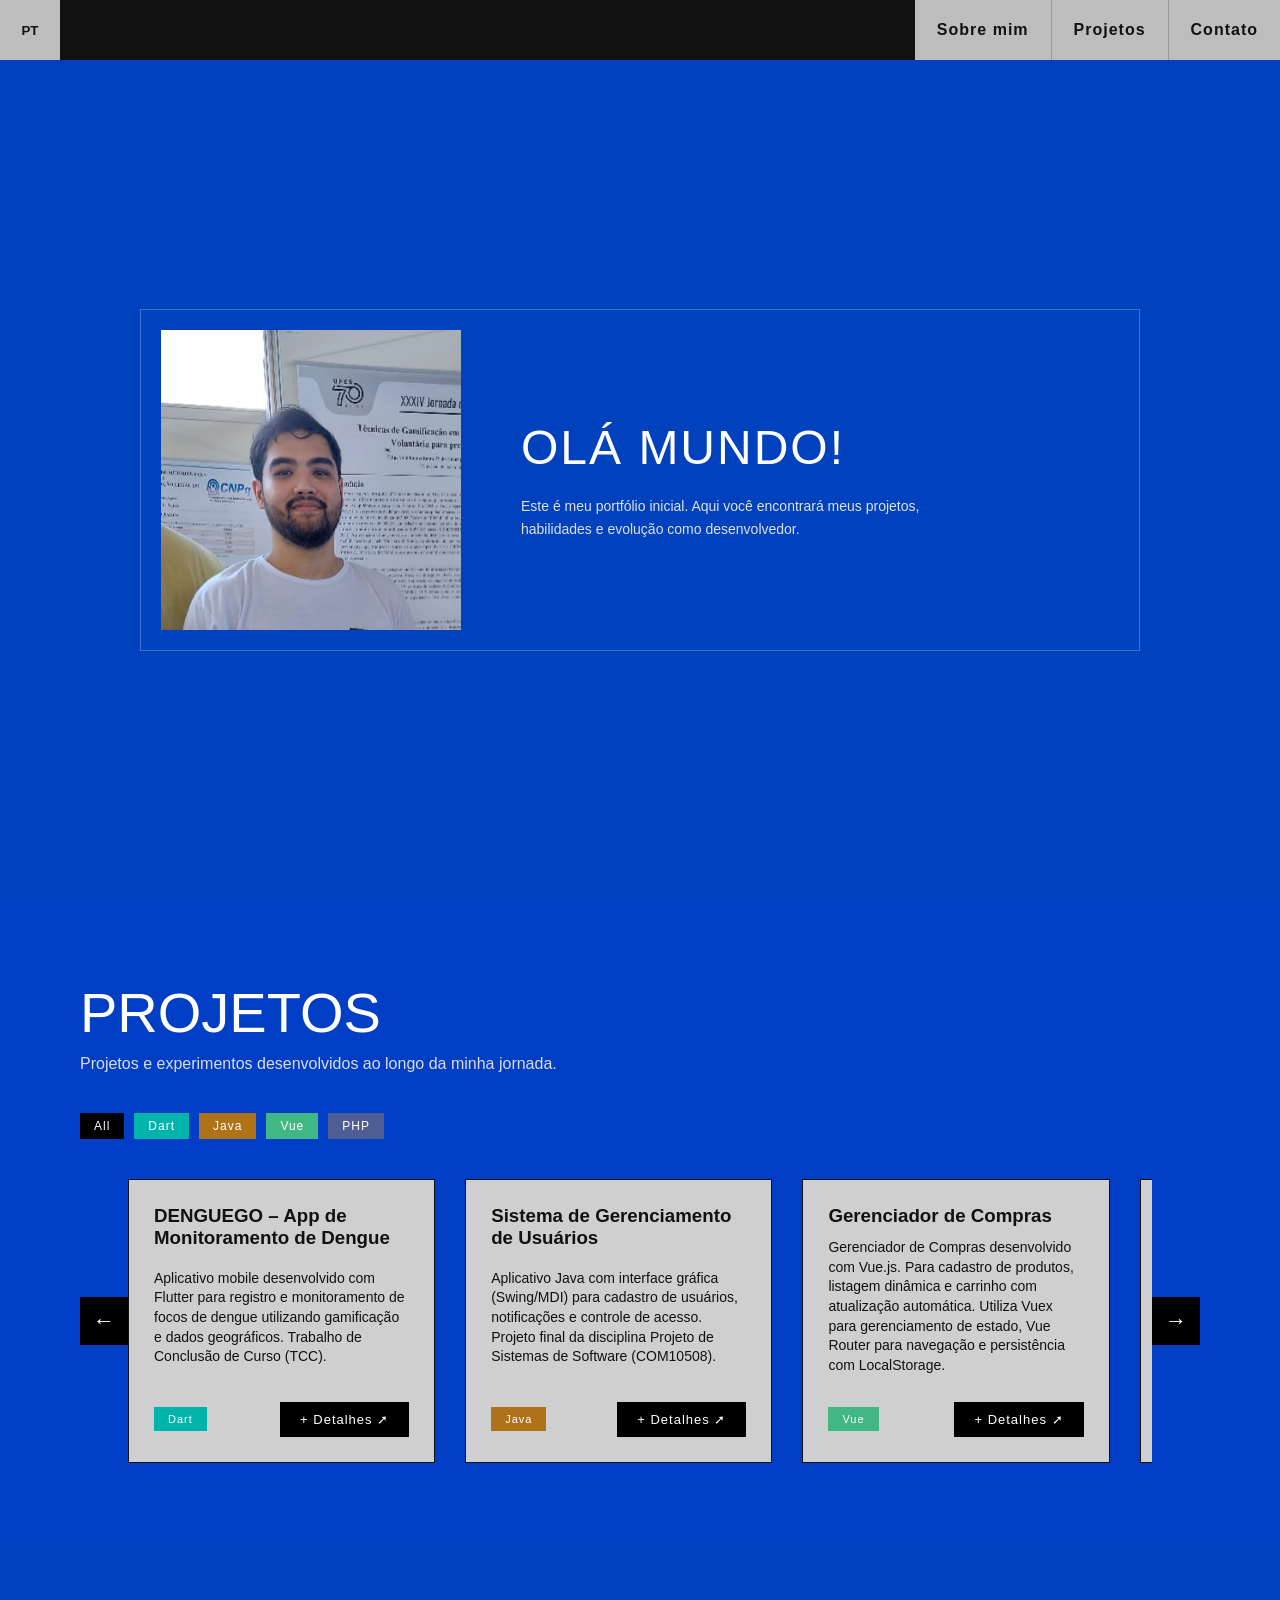
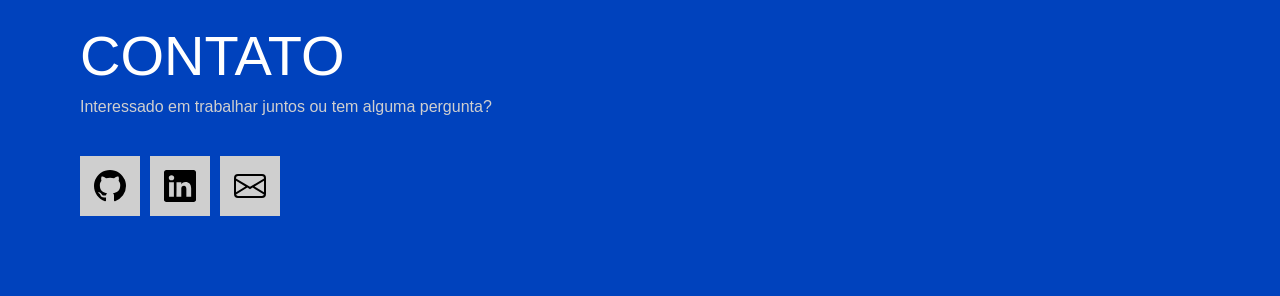
<file: index.html>
<!DOCTYPE html>
<html lang="pt-br">
<head>
  <meta charset="UTF-8">
  <meta name="viewport" content="width=device-width, initial-scale=1.0">
  <title>Portifolio</title>
  <link rel="stylesheet" href="style.css">
</head>
<body>

  <!-- Barra superior -->
 <header class="topbar">
  <button id="langToggle" class="lang-btn">PT</button>

  <nav class="menu-right">
    <a href="#about" class="menu-item" data-i18n="about">About Me</a>
    <a href="#projects" class="menu-item" data-i18n="projects">Projects</a>
    <a href="#contact" class="menu-item" data-i18n="contact">Contact</a>
  </nav>
</header>

<!-- Seção INICIAL -->
<section class="hero">
  <div class="content">

    <div class="image-box">
        <img src="/assets/images/profile.jpg">
    </div>

    <div class="text-area">
      <h1 data-i18n="title">HELLO WORLD! o</h1>

      <p data-i18n="description">
        Quick description... 
      </p>
    </div>

  </div>
</section>

<section id="projects" class="projects-section">
  <div class="container">

    <div class="projects-header">
      <h2 data-i18n="projectsTitle">PROJETOS</h2>
      <p data-i18n="projectsDescription">
        Descricao para secao de projetos.
      </p>
    </div>

    <div class="projects-filters" id="projectsFilters"></div>

      <div class="carousel-wrapper">

        <button class="carousel-btn prev">←</button>

        <div class="projects-carousel" id="projectsCarousel" >

        </div>

        <button class="carousel-btn next">→</button>

    </div>

  </div>
</section>

<section id="contact" class="contact-section">
  <div class="container">

    <div class="contact-header">
      <h2 data-i18n="contactTitle">CONTACT</h2>
      <p data-i18n="contactDescription">
        Interested in working together or have a question?
      </p>
    </div>

    <div class="contact-list">

  <a href="https://github.com/uchidof" target="_blank" class="contact-item">
    <img src="assets/icons/github.svg" alt="GitHub">
    <span class="contact-label">github.com/uchidof</span>
  </a>

  <a href="https://www.linkedin.com/in/filipe-uchidomari/" target="_blank" class="contact-item">
    <img src="assets/icons/linkedin.svg" alt="LinkedIn">
    <span class="contact-label">linkedin.com/in/filipe-uchidomari</span>
  </a>

  <a href="mailto:fuchidomarib@gmail.com" class="contact-item">
    <img src="assets/icons/envelope.svg" alt="Email">
    <span class="contact-label">fuchidomarib@gmail.com</span>
  </a>

</div>

  </div>
</section>

<script src="github-lang-colors.js"></script>
<script src="projects.js"></script>
<script src="script.js"></script>

</body>
</html>
</file>
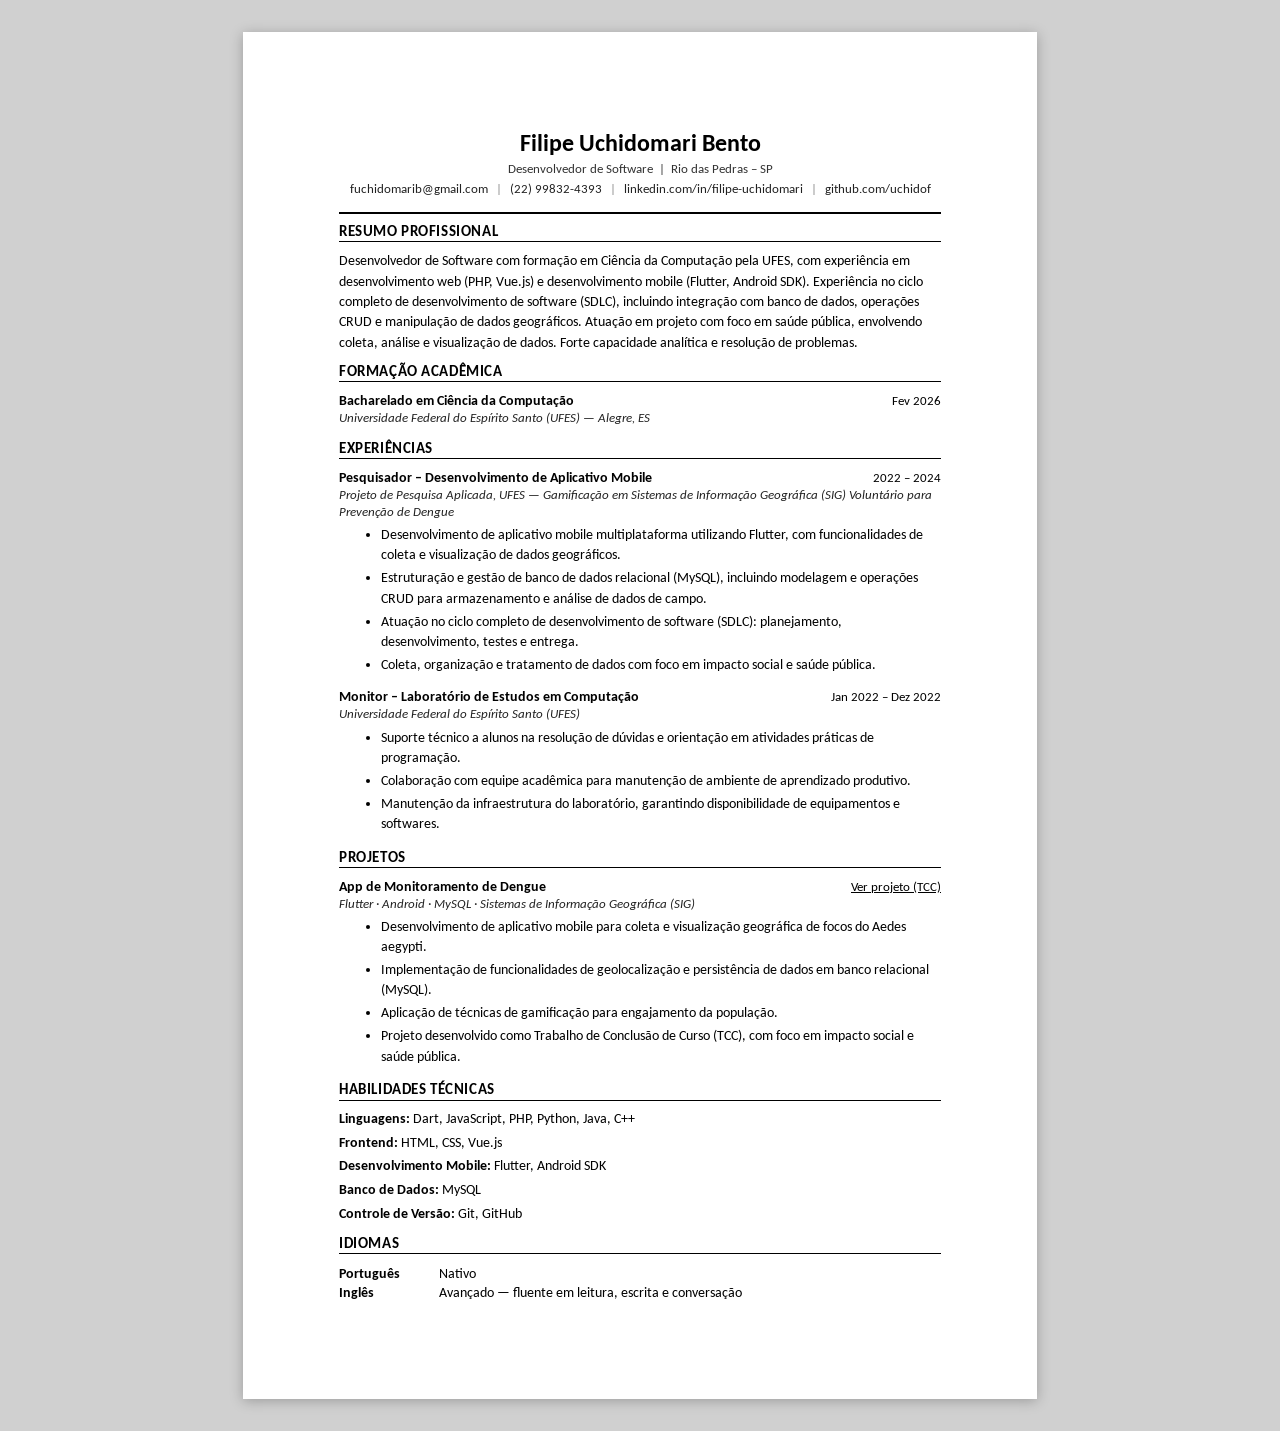
<file: curriculum.html>
<!DOCTYPE html>
<html lang="pt-BR">
<head>
  <meta charset="UTF-8"/>
  <meta name="viewport" content="width=device-width, initial-scale=1.0"/>
  <title>Filipe Uchidomari Bento – Currículo</title>

  <!-- Fonte -->
  <link href="https://fonts.googleapis.com/css2?family=Carlito:ital,wght@0,400;0,700;1,400&display=swap" rel="stylesheet"/>

  <!-- CSS externo -->
  <link rel="stylesheet" href="curriculumStyle.css"/>
</head>

<body>
<div class="page">

  <!-- CABEÇALHO -->
  <p class="header-name">Filipe Uchidomari Bento</p>
  <p class="header-sub">Desenvolvedor de Software &nbsp;|&nbsp; Rio das Pedras – SP</p>
  <p class="header-contact">
    <a href="mailto:fuchidomarib@gmail.com">fuchidomarib@gmail.com</a>
    <span class="sep">|</span>
    (22) 99832-4393
    <span class="sep">|</span>
    <a href="https://www.linkedin.com/in/filipe-uchidomari/" target="_blank">linkedin.com/in/filipe-uchidomari</a>
    <span class="sep">|</span>
    <a href="https://github.com/uchidof" target="_blank">github.com/uchidof</a>
  </p>

  <hr class="thick"/>

  <!-- RESUMO -->
  <p class="section-title">Resumo Profissional</p>
  <hr class="thin"/>
  <p class="body-text">
    Desenvolvedor de Software com formação em Ciência da Computação pela UFES, com experiência em desenvolvimento web (PHP, Vue.js) e desenvolvimento mobile (Flutter, Android SDK). Experiência no ciclo completo de desenvolvimento de software (SDLC), incluindo integração com banco de dados, operações CRUD e manipulação de dados geográficos. Atuação em projeto com foco em saúde pública, envolvendo coleta, análise e visualização de dados. Forte capacidade analítica e resolução de problemas.
  </p>

  <!-- FORMAÇÃO -->
  <p class="section-title">Formação Acadêmica</p>
  <hr class="thin"/>
  <div class="entry">
    <div class="entry-row">
      <span class="entry-title">Bacharelado em Ciência da Computação</span>
      <span class="entry-date">Fev 2026</span>
    </div>
    <p class="entry-org">Universidade Federal do Espírito Santo (UFES) — Alegre, ES</p>
  </div>

  <!-- EXPERIÊNCIAS -->
  <p class="section-title">Experiências</p>
  <hr class="thin"/>

  <div class="entry">
    <div class="entry-row">
      <span class="entry-title">Pesquisador – Desenvolvimento de Aplicativo Mobile</span>
      <span class="entry-date">2022 – 2024</span>
    </div>
    <p class="entry-org">Projeto de Pesquisa Aplicada, UFES — Gamificação em Sistemas de Informação Geográfica (SIG) Voluntário para Prevenção de Dengue</p>
    <ul class="bullets">
      <li>Desenvolvimento de aplicativo mobile multiplataforma utilizando Flutter, com funcionalidades de coleta e visualização de dados geográficos.</li>
      <li>Estruturação e gestão de banco de dados relacional (MySQL), incluindo modelagem e operações CRUD para armazenamento e análise de dados de campo.</li>
      <li>Atuação no ciclo completo de desenvolvimento de software (SDLC): planejamento, desenvolvimento, testes e entrega.</li>
      <li>Coleta, organização e tratamento de dados com foco em impacto social e saúde pública.</li>
    </ul>
  </div>

  <div class="entry">
    <div class="entry-row">
      <span class="entry-title">Monitor – Laboratório de Estudos em Computação</span>
      <span class="entry-date">Jan 2022 – Dez 2022</span>
    </div>
    <p class="entry-org">Universidade Federal do Espírito Santo (UFES)</p>
    <ul class="bullets">
      <li>Suporte técnico a alunos na resolução de dúvidas e orientação em atividades práticas de programação.</li>
      <li>Colaboração com equipe acadêmica para manutenção de ambiente de aprendizado produtivo.</li>
      <li>Manutenção da infraestrutura do laboratório, garantindo disponibilidade de equipamentos e softwares.</li>
    </ul>
  </div>

  <!-- PROJETOS -->
  <p class="section-title">Projetos</p>
  <hr class="thin"/>

  <div class="entry">
    <div class="entry-row">
      <span class="entry-title">App de Monitoramento de Dengue</span>
      <span class="entry-date">
        <a href="https://computacao.alegre.ufes.br/sites/computacao.alegre.ufes.br/files/field/anexo/tcc2_filipeuchidomaribento-versaofinalaprovadocompleto.pdf" target="_blank" style="color:#000;">
            Ver projeto (TCC)
        </a>
      </span>
    </div>
    <p class="entry-org">Flutter · Android · MySQL · Sistemas de Informação Geográfica (SIG)</p>
    <ul class="bullets">
      <li>Desenvolvimento de aplicativo mobile para coleta e visualização geográfica de focos do Aedes aegypti.</li>
      <li>Implementação de funcionalidades de geolocalização e persistência de dados em banco relacional (MySQL).</li>
      <li>Aplicação de técnicas de gamificação para engajamento da população.</li>
      <li>Projeto desenvolvido como Trabalho de Conclusão de Curso (TCC), com foco em impacto social e saúde pública.</li>
    </ul>
  </div>

  <!-- HABILIDADES -->
  <p class="section-title">Habilidades Técnicas</p>
  <hr class="thin"/>
  <div class="skills-block"><strong>Linguagens:</strong> Dart, JavaScript, PHP, Python, Java, C++</div>
  <div class="skills-block"><strong>Frontend:</strong> HTML, CSS, Vue.js</div>
  <div class="skills-block"><strong>Desenvolvimento Mobile:</strong> Flutter, Android SDK</div>
  <div class="skills-block"><strong>Banco de Dados:</strong> MySQL</div>
  <div class="skills-block"><strong>Controle de Versão:</strong> Git, GitHub</div>

  <!-- IDIOMAS -->
  <p class="section-title" style="margin-top:9pt">Idiomas</p>
  <hr class="thin"/>
  <table class="lang">
    <tr><td>Português</td><td>Nativo</td></tr>
    <tr><td>Inglês</td><td>Avançado — fluente em leitura, escrita e conversação</td></tr>
  </table>

</div>
</body>
</html>
</file>
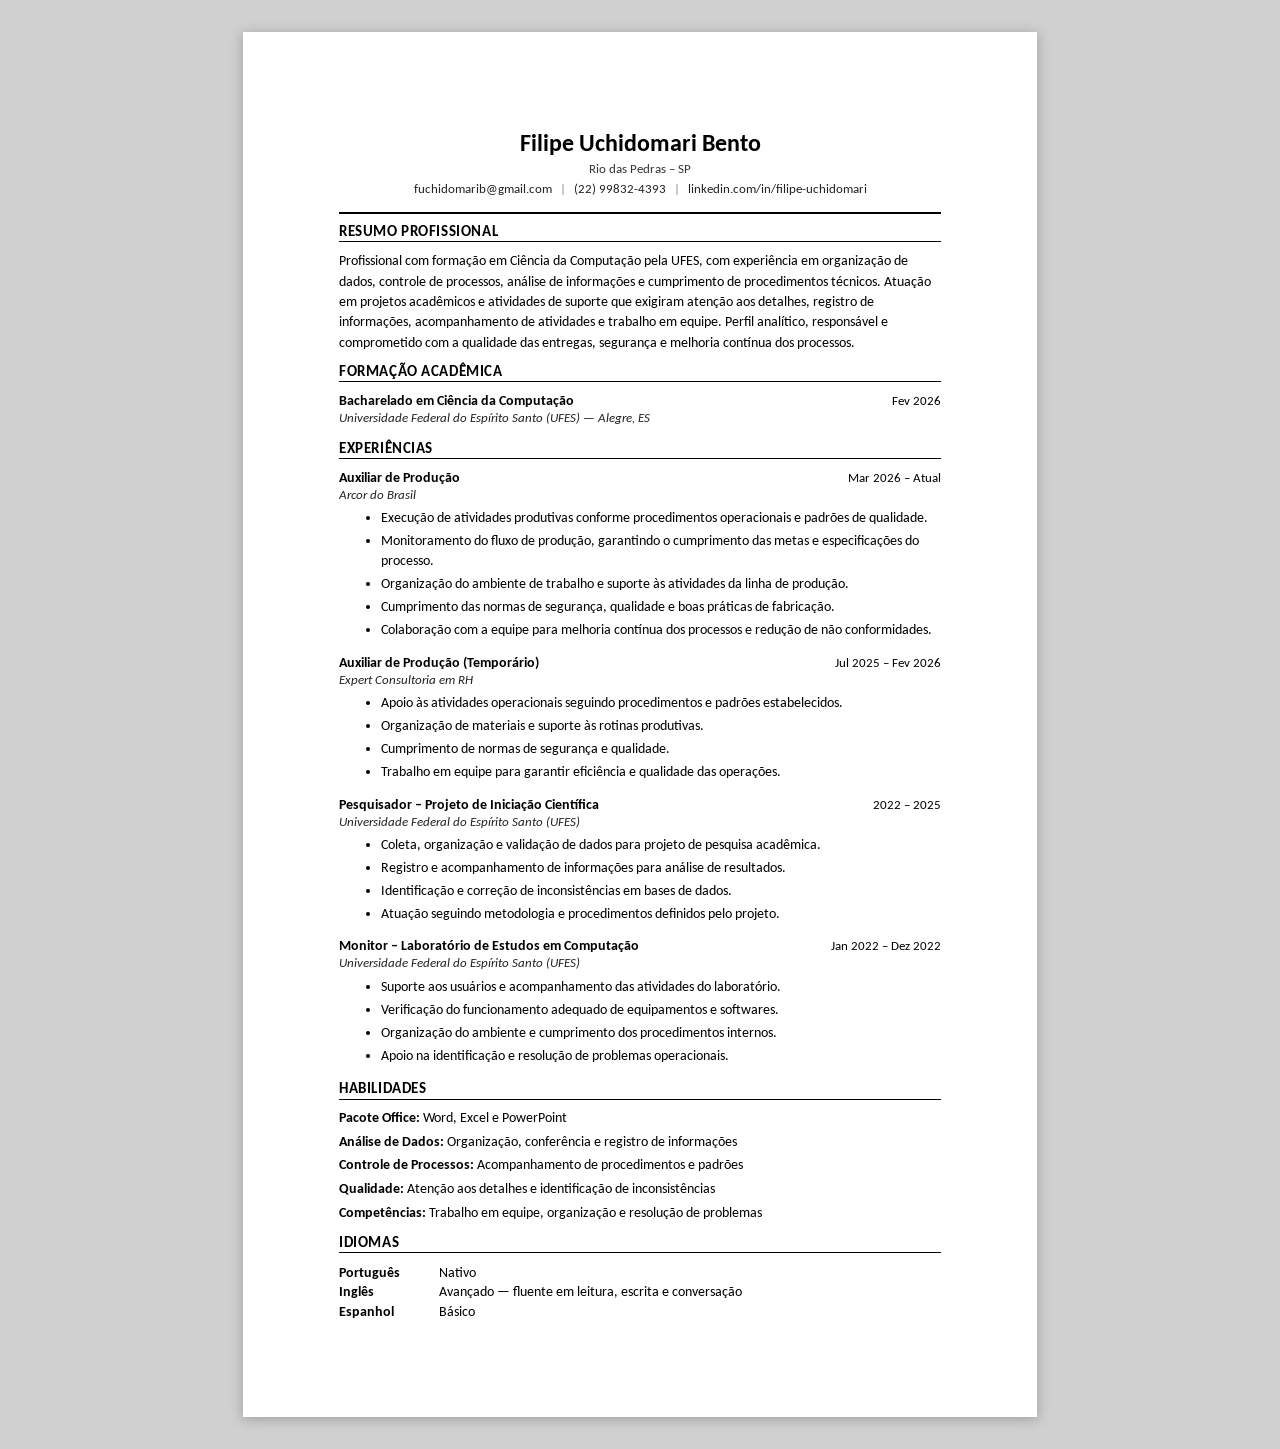
<file: curriculumArcor.html>
<!DOCTYPE html>
<html lang="pt-BR">
<head>
  <meta charset="UTF-8"/>
  <meta name="viewport" content="width=device-width, initial-scale=1.0"/>
  <title>Filipe Uchidomari Bento – Currículo</title>

  <!-- Fonte -->
  <link href="https://fonts.googleapis.com/css2?family=Carlito:ital,wght@0,400;0,700;1,400&display=swap" rel="stylesheet"/>

  <!-- CSS externo -->
  <link rel="stylesheet" href="curriculumStyle.css"/>
</head>

<body>
<div class="page">
  
<p class="header-name">Filipe Uchidomari Bento</p>
<p class="header-sub"> Rio das Pedras – SP</p>
<p class="header-contact">
  <a href="mailto:fuchidomarib@gmail.com">fuchidomarib@gmail.com</a>
  <span class="sep">|</span>
  (22) 99832-4393
  <span class="sep">|</span>
  <a href="https://www.linkedin.com/in/filipe-uchidomari/" target="_blank">linkedin.com/in/filipe-uchidomari</a>
</p>

<hr class="thick"/>

<!-- RESUMO -->
<p class="section-title">Resumo Profissional</p>
<hr class="thin"/>
<p class="body-text">
  Profissional com formação em Ciência da Computação pela UFES, com experiência em organização de dados, controle de processos, análise de informações e cumprimento de procedimentos técnicos. Atuação em projetos acadêmicos e atividades de suporte que exigiram atenção aos detalhes, registro de informações, acompanhamento de atividades e trabalho em equipe. Perfil analítico, responsável e comprometido com a qualidade das entregas, segurança e melhoria contínua dos processos.
</p>

<!-- FORMAÇÃO -->
<p class="section-title">Formação Acadêmica</p>
<hr class="thin"/>
<div class="entry">
  <div class="entry-row">
    <span class="entry-title">Bacharelado em Ciência da Computação</span>
    <span class="entry-date">Fev 2026</span>
  </div>
  <p class="entry-org">Universidade Federal do Espírito Santo (UFES) — Alegre, ES</p>
</div>

<!-- EXPERIÊNCIAS -->
<p class="section-title">Experiências</p>
<hr class="thin"/>

<div class="entry"> <div class="entry-row"> <span class="entry-title">Auxiliar de Produção</span> <span class="entry-date">Mar 2026 – Atual</span> </div> <p class="entry-org">Arcor do Brasil</p> <ul class="bullets"> <li>Execução de atividades produtivas conforme procedimentos operacionais e padrões de qualidade.</li> <li>Monitoramento do fluxo de produção, garantindo o cumprimento das metas e especificações do processo.</li> <li>Organização do ambiente de trabalho e suporte às atividades da linha de produção.</li> <li>Cumprimento das normas de segurança, qualidade e boas práticas de fabricação.</li> <li>Colaboração com a equipe para melhoria contínua dos processos e redução de não conformidades.</li> </ul> </div>

<div class="entry">
  <div class="entry-row">
    <span class="entry-title">Auxiliar de Produção (Temporário)</span>
    <span class="entry-date">Jul 2025 – Fev 2026</span>
  </div>
  <p class="entry-org">Expert Consultoria em RH</p>
  <ul class="bullets">
    <li>Apoio às atividades operacionais seguindo procedimentos e padrões estabelecidos.</li>
    <li>Organização de materiais e suporte às rotinas produtivas.</li>
    <li>Cumprimento de normas de segurança e qualidade.</li>
    <li>Trabalho em equipe para garantir eficiência e qualidade das operações.</li>
  </ul>
</div>

<div class="entry">
  <div class="entry-row">
    <span class="entry-title">Pesquisador – Projeto de Iniciação Científica</span>
    <span class="entry-date">2022 – 2025</span>
  </div>
  <p class="entry-org">Universidade Federal do Espírito Santo (UFES)</p>
  <ul class="bullets">
    <li>Coleta, organização e validação de dados para projeto de pesquisa acadêmica.</li>
    <li>Registro e acompanhamento de informações para análise de resultados.</li>
    <li>Identificação e correção de inconsistências em bases de dados.</li>
    <li>Atuação seguindo metodologia e procedimentos definidos pelo projeto.</li>
  </ul>
</div>

<div class="entry">
  <div class="entry-row">
    <span class="entry-title">Monitor – Laboratório de Estudos em Computação</span>
    <span class="entry-date">Jan 2022 – Dez 2022</span>
  </div>
  <p class="entry-org">Universidade Federal do Espírito Santo (UFES)</p>
  <ul class="bullets">
    <li>Suporte aos usuários e acompanhamento das atividades do laboratório.</li>
    <li>Verificação do funcionamento adequado de equipamentos e softwares.</li>
    <li>Organização do ambiente e cumprimento dos procedimentos internos.</li>
    <li>Apoio na identificação e resolução de problemas operacionais.</li>
  </ul>
</div>

<!-- HABILIDADES -->
<p class="section-title">Habilidades</p>
<hr class="thin"/>
<div class="skills-block"><strong>Pacote Office:</strong> Word, Excel e PowerPoint</div>
<div class="skills-block"><strong>Análise de Dados:</strong> Organização, conferência e registro de informações</div>
<div class="skills-block"><strong>Controle de Processos:</strong> Acompanhamento de procedimentos e padrões</div>
<div class="skills-block"><strong>Qualidade:</strong> Atenção aos detalhes e identificação de inconsistências</div>
<div class="skills-block"><strong>Competências:</strong> Trabalho em equipe, organização e resolução de problemas</div>

<!-- IDIOMAS -->
<p class="section-title" style="margin-top:9pt">Idiomas</p>
<hr class="thin"/>
<table class="lang">
  <tr><td>Português</td><td>Nativo</td></tr>
  <tr><td>Inglês</td><td>Avançado — fluente em leitura, escrita e conversação</td></tr>
  <tr><td>Espanhol</td><td>Básico</td></tr>
</table>

</html>
</file>
<file: style.css>
/* Reset básico */
* {
  margin: 0;
  padding: 0;
  box-sizing: border-box;
  font-family: "Helvetica Neue", Helvetica, Arial, sans-serif;
}

body {
  background: #111;
}

.container {
  max-width: 1200px;
  margin: 0 auto;
  padding: 0 40px;
}

/* ================= HEADER ================= */

.topbar {
  height: 60px;
  background: #111;
  display: flex;
  align-items: stretch; 
  position: sticky;
  top: 0;
  z-index: 1000;
}

.lang-btn {
  height: 100%;
  aspect-ratio: 1 / 1;
  border: none;
  background: #bdbdbd;
  color: #111;
  cursor: pointer;
  font-weight: bold;
  justify-content: center;
}

.lang-btn:hover {
  background: #fff;
}

.menu-right {
  display: flex;
  margin-left: auto;
}

.menu-item {
  display: flex;
  align-items: center;
  justify-content: center;
  padding: 0 22px;
  background: #bdbdbd;
  color: #111;
  text-decoration: none;
  font-weight: 700;
  letter-spacing: 1px;
  border-left: 1px solid #999;
  transition: 0.2s;
}

.menu-item:first-child {
  border-left: none;
}

.menu-item:hover {
  background: #fff;
}

/* ================= HERO ================= */

.hero {
  background: #0042BD;
  min-height: calc(100vh - 60px);
  display: flex;
  align-items: center;
  justify-content: center;
  padding: 40px 20px;
}

.content {
  display: flex;
  align-items: center;
  gap: 60px;
  max-width: 1000px;
  width: 100%;
  margin: 0 auto;
  border: 1px solid rgba(255,255,255,0.25);
  padding: 20px;
}

.image-box {
  width: 300px;
  aspect-ratio: 1/1;
  overflow: hidden;
}

.image-box img {
  width: 100%;
  height: 100%;
  object-fit: cover;
}

.text-area {
  color: white;
  max-width: 450px;
}

.text-area h1 {
  font-size: 48px;
  font-weight: 300;
  margin-bottom: 20px;
  letter-spacing: 2px;
}

.text-area p {
  line-height: 1.6;
  font-size: 14px;
  color: #e0e0e0;
}

/* Responsivo */
@media (max-width: 768px) {
  .content {
    flex-direction: column;
    text-align: center;
  }

  .image-box {
    width: 100%;
    max-width: 300px;
  }

  .text-area h1 {
    font-size: 36px;
  }
}

/* ================= PROJECTS ================= */

.projects-section {
  background: #003ec5;
  padding-top: 80px;
  padding-bottom: 80px;
  color: white;
}

/* Header centralizado */
.projects-header {
  margin-bottom: 40px;
}

.projects-header h2 {
  font-size: 56px;
  font-weight: 300;
  margin-bottom: 10px;
}

.projects-header p {
  color: #dcdcdc;
  margin-bottom: 40px;
}

/* ================= PROJECTS FILTER ================= */

.projects-filters {
  display: flex;
  gap: 10px;
  margin-bottom: 30px;
}

.filter-btn {
  padding: 8px 16px;
  border: none;
  cursor: pointer;
  background: #cfcfcf;
  color: #111;
  font-size: 12px;
  letter-spacing: 1px;
}

.filter-btn.active {
  background: black;
  color: white;
}

/* ================= CAROUSEL ================= */

.carousel-wrapper {
  width: 100%;
  margin-top: 40px;
  display: flex;
  align-items: center;
  
}

.projects-carousel {
  flex: 1;
  display: flex;
  gap: 30px;
  overflow-x: auto;
  scroll-behavior: smooth;
  scrollbar-width: none;
}

.projects-carousel::-webkit-scrollbar {
  display: none;
}

.project-card {
  flex: 0 0 30%;
  min-width: 280px;
  max-width: 360px;
  background: #cfcfcf;
  color: #111;
  padding: 25px;
  display: flex;
  flex-direction: column;
  justify-content: space-between;
  min-height: 180px;
  border: 1px solid #111;
}

.project-card h3 {
  margin-bottom: 10px;
  font-weight: 600;
}

.project-card p {
  font-size: 14px;
  line-height: 1.4;
  margin-bottom: 25px;
}

.card-footer {
  display: flex;
  justify-content: space-between;
  align-items: center;
}

.tag {
  background: #ff6a00;
  border: none;
  padding: 8px 18px;
  font-size: 12px;
  color: white;
  letter-spacing: 1px;
}

.tag.small {
  padding: 6px 14px;
  font-size: 11px;
}

.details-btn {
  background: black;
  color: white;
  border: none;
  padding: 10px 20px;
  cursor: pointer;
  font-size: 13px;
  letter-spacing: 1px;
}

.details-btn:hover:not(.active) {
  background: white;
  color: black;
  box-shadow: inset 0 0 0 1px #111;
}
/* ================= CAROUSEL BUTTONS ================= */

.filter-btn {
  border: none;
  padding: 6px 14px;
  font-size: 12px;
  cursor: pointer;
  letter-spacing: 1px;

  background: var(--tag-color);
  color: white;

  transition: 0.2s;
}

.filter-btn.active {
  background: black;
  color: white;
}

.filter-btn:hover:not(.active) {
  background: white;
  color: black;
}

/* ===== FILTER BUTTON ALL ===== */

.filter-all {
  background: #bdbdbd;
  color: #111;
}

.filter-all:hover:not(.active) {
  background: white;
  color: black;
}

.filter-all.active {
  background: black;
  color: white;
}

/* ================= CAROUSEL ARROWS ================= */

.carousel-btn {
  width: 48px;
  height: 48px;

  background: black;
  color: white;

  border: none;
  cursor: pointer;

  display: flex;
  align-items: center;
  justify-content: center;

  font-size: 22px;
  font-weight: bold;

  flex-shrink: 0;

  transition: 0.2s;
}

.carousel-btn:hover {
  background: white;
  color: black;
}

/* ================= CONTACT ================= */

.contact-section {
  background: #0042BD;
  color: white;
  padding: 80px 0;
}

.contact-header {
  margin-bottom: 40px;
}

.contact-header h2 {
  font-size: 56px;
  font-weight: 300;
  margin-bottom: 10px;
}

.contact-header p {
  color: #cfcfcf;
}

/* CONTACT LIST */
.contact-list {
  display: flex;
  gap: 10px;
  align-items: center;
}

/* item */

.contact-item {
  display: flex;
  align-items: center;
  gap: 10px;
  text-decoration: none;
  color: white;

  overflow: hidden;
  width: 60px;
  height: 60px;

  transition: all 0.3s ease;
}

/* ícone */

.contact-item img {
  width: 60px;
  height: 60px;
  background: #cfcfcf;
  padding: 14px;
  flex-shrink: 0;
}

/* texto escondido */

.contact-label {
  white-space: nowrap;
  opacity: 0;
  transition: opacity 0.2s;
  font-size: 14px;
  padding-right: 14px;
}

/* hover expande */

.contact-item:hover:not(.active) {
  width: auto;
  background: white;
}

.contact-item:hover:not(.active) .contact-label {
  opacity: 1;
  color: black;
}

.contact-item:hover:not(.active) img {
  background: white;
}

@media (max-width: 768px) {

  .contact-list {
    flex-direction: column;
    align-items: flex-start;
    gap: 15px;
  }

  .contact-item {
    width: auto;
  }

  .contact-label {
    opacity: 1;
  }

}
</file>
<file: curriculumStyle.css>
* {
  box-sizing: border-box;
  margin: 0;
  padding: 0;
}

body {
  background: #d0d0d0;
  font-family: 'Carlito', 'Calibri', Arial, sans-serif;
  font-size: 11pt;
  color: #000;
  padding: 2rem 1rem;
}

.page {
  background: #fff;
  max-width: 794px;
  margin: 0 auto;
  padding: 2.54cm 2.54cm;
  box-shadow: 0 2px 12px rgba(0,0,0,.25);
  min-height: 1123px;
}

.header-name {
  font-size: 18pt;
  font-weight: 700;
  text-align: center;
  margin-bottom: 2pt;
}

.header-sub {
  text-align: center;
  font-size: 10pt;
  color: #333;
  margin-bottom: 3pt;
}

.header-contact {
  text-align: center;
  font-size: 9.5pt;
  color: #222;
  margin-bottom: 12pt;
}

.header-contact a {
  color: #222;
  text-decoration: none;
}

.header-contact a:hover {
  text-decoration: underline;
}

.sep {
  margin: 0 5px;
  color: #888;
}

hr.thick {
  border: none;
  border-top: 1.5pt solid #000;
  margin-bottom: 6pt;
}

hr.thin {
  border: none;
  border-top: 0.75pt solid #000;
  margin-top: 1pt;
  margin-bottom: 7pt;
}

.section-title {
  font-size: 11pt;
  font-weight: 700;
  text-transform: uppercase;
  letter-spacing: 0.04em;
  margin-bottom: 1pt;
}

.body-text {
  font-size: 10.5pt;
  margin-bottom: 7pt;
  line-height: 1.45;
}

.entry {
  margin-bottom: 10pt;
}

.entry-row {
  display: flex;
  justify-content: space-between;
  align-items: baseline;
  gap: 0.5rem;
}

.entry-title {
  font-weight: 700;
  font-size: 10.5pt;
}

.entry-date {
  font-size: 10pt;
  white-space: nowrap;
  flex-shrink: 0;
}

.entry-org {
  font-size: 10pt;
  font-style: italic;
  color: #222;
  margin-bottom: 4pt;
}

.bullets {
  padding-left: 1.1cm;
}

.bullets li {
  font-size: 10.5pt;
  line-height: 1.45;
  margin-bottom: 2pt;
}

.skills-block {
  margin-bottom: 5pt;
  font-size: 10.5pt;
}

.lang {
  border-collapse: collapse;
  font-size: 10.5pt;
  margin-top: 2pt;
}

.lang td {
  padding: 1pt 20pt 1pt 0;
}

.lang td:first-child {
  font-weight: 700;
  min-width: 100px;
}

/* PRINT */
@media print {
  body {
    background: none;
    padding: 0;
  }

  .page {
    box-shadow: none;
    margin: 0;
    width: 100%;
    min-height: auto;
    padding: 2cm;
  }
}

@page {
  size: A4;
  margin: 2cm;
}
</file>
